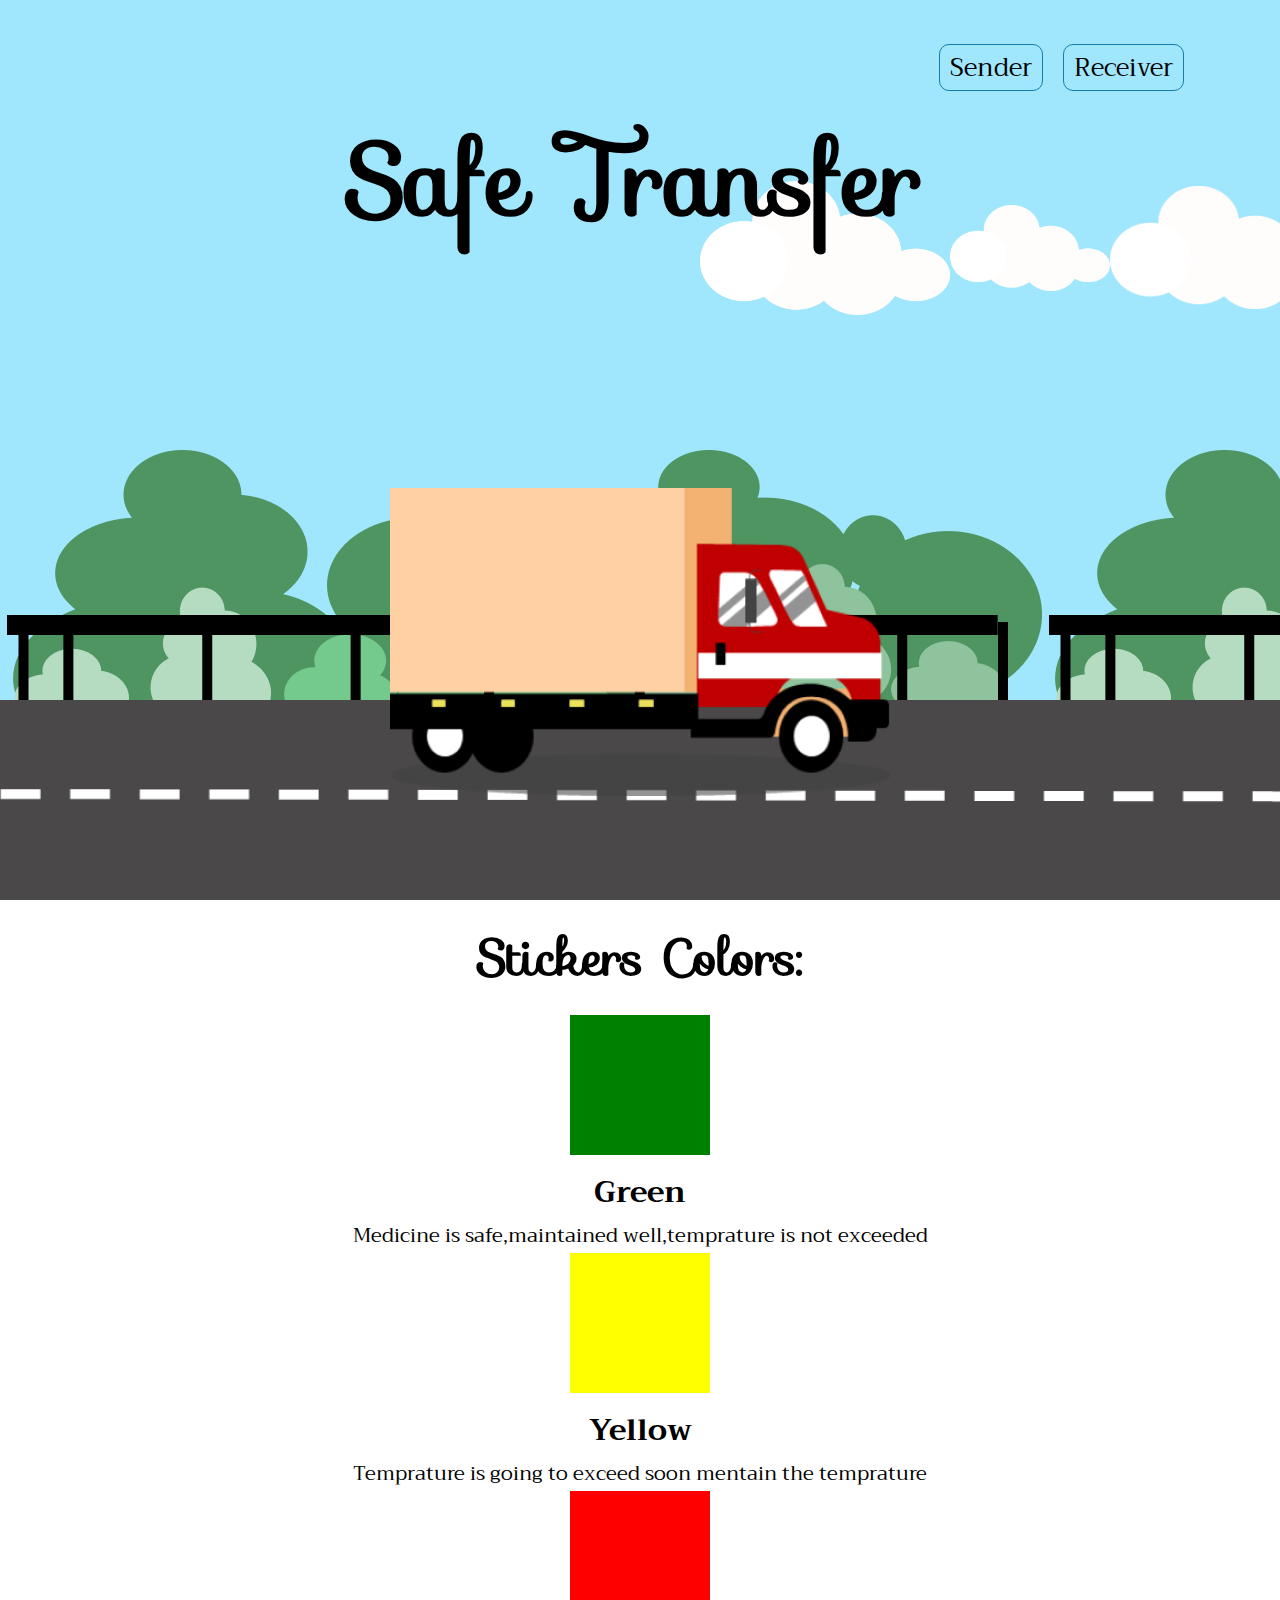
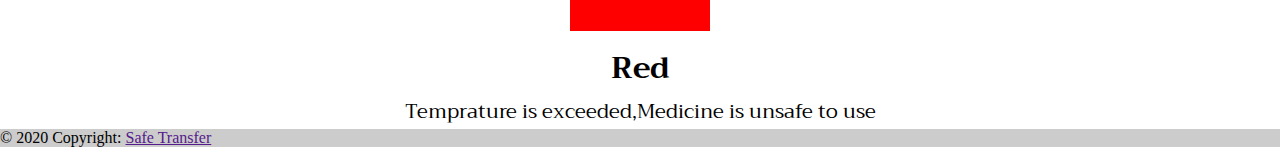
<file: iope3/iope3/index.html>
<!DOCTYPE html>
<html lang="en">
  <!-- CSS only -->
<link href="https://cdn.jsdelivr.net/npm/bootstrap@5.2.0/dist/css/bootstrap.min.css" rel="stylesheet" integrity="sha384-gH2yIJqKdNHPEq0n4Mqa/HGKIhSkIHeL5AyhkYV8i59U5AR6csBvApHHNl/vI1Bx" crossorigin="anonymous">
  <link rel="stylesheet" href="https://fonts.googleapis.com/css?family=Trirong">
  <link rel="stylesheet" href="https://fonts.googleapis.com/css?family=Sofia">
<head>
  <meta charset="UTF-8">
  <meta http-equiv="X-UA-Compatible" content="IE=edge">
  <meta name="viewport" content="width=device-width, initial-scale=1.0">
  <title>Safe Transfer</title>
  <link rel="stylesheet" href="index.css">
</head>
<body>
  <div class="hero">
    <div class="navbar">
      <a href="login.php"><button  class="btn1" >Sender</button></a>
      <a href="rec_login.php"><button  class="btn2" >Receiver</button></a>
    </div>
    <div class="content">
      <h1>Safe Transfer</h1>
    </div>
    <div class="road"></div>
    <div class="tree"></div>
    <div class="truck">
      <img src="truck.png" alt="">
    </div>
    <div class="cloud">
      <img src="cloud.png" alt="">
      <img src="cloud.png" alt="">
      <img src="cloud.png" alt="">
      <img src="cloud.png" alt="">
      <img src="cloud.png" alt="">
      <img src="cloud.png" alt="">
    </div>
  </div>
</div>
<br>
<h2>Stickers Colors:</h2>
<br>
<div class="container marketing">

  <!-- Three columns of text below the carousel -->
  <div class="row">
    <div class="col-lg-4">
      <svg class="bd-placeholder-img rounded-circle" width="140" height="140" xmlns="http://www.w3.org/2000/svg" role="img" aria-label="Placeholder: 140x140" preserveAspectRatio="xMidYMid slice" focusable="false"><title>Placeholder</title><rect width="100%" height="100%" fill="green"></rect></svg>

      <h3 class="fw-normal">Green</h3>
      <p>Medicine is safe,maintained well,temprature is not exceeded</p>
    </div><!-- /.col-lg-4 -->
    <div class="col-lg-4">
      <svg class="bd-placeholder-img rounded-circle" width="140" height="140" xmlns="http://www.w3.org/2000/svg" role="img" aria-label="Placeholder: 140x140" preserveAspectRatio="xMidYMid slice" focusable="false"><title>Placeholder</title><rect width="100%" height="100%" fill="yellow"></rect></svg>

      <h3 class="fw-normal">Yellow</h3>
      <p>Temprature is going to exceed soon mentain the temprature</p>
      
    </div><!-- /.col-lg-4 -->
    <div class="col-lg-4">
      <svg class="bd-placeholder-img rounded-circle" width="140" height="140" xmlns="http://www.w3.org/2000/svg" role="img" aria-label="Placeholder: 140x140" preserveAspectRatio="xMidYMid slice" focusable="false"><title>Placeholder</title><rect width="100%" height="100%" fill="red"></rect></svg>

      <h3 class="fw-normal">Red</h3>
      <p>Temprature is exceeded,Medicine is unsafe to use</p>
      
    </div><!-- /.col-lg-4 -->
  </div><!-- /.row -->
 
  <footer class="bg-dark text-center text-white">
    <!-- Grid container -->
    <div class="container p-4 pb-0">
      <!-- Section: Social media -->
      <section class="mb-4">
        <!-- Facebook -->
        <a class="btn btn-outline-light btn-floating m-1" href="#!" role="button"
          ><i class="fab fa-facebook-f"></i
        ></a>
  
        <!-- Twitter -->
        <a class="btn btn-outline-light btn-floating m-1" href="#!" role="button"
          ><i class="fab fa-twitter"></i
        ></a>
  
        <!-- Google -->
        <a class="btn btn-outline-light btn-floating m-1" href="#!" role="button"
          ><i class="fab fa-google"></i
        ></a>
  
        <!-- Instagram -->
        <a class="btn btn-outline-light btn-floating m-1" href="#!" role="button"
          ><i class="fab fa-instagram"></i
        ></a>
  
        <!-- Linkedin -->
        <a class="btn btn-outline-light btn-floating m-1" href="#!" role="button"
          ><i class="fab fa-linkedin-in"></i
        ></a>
  
        <!-- Github -->
        <a class="btn btn-outline-light btn-floating m-1" href="#!" role="button"
          ><i class="fab fa-github"></i
        ></a>
      </section>
      <!-- Section: Social media -->
    </div>
    <!-- Grid container -->
  
    <!-- Copyright -->
    <div class="text-center p-3" style="background-color: rgba(0, 0, 0, 0.2);">
      © 2020 Copyright:
      <a class="text-white" href="">Safe Transfer</a>
    </div>
    <!-- Copyright -->
  </footer>
</div>
  </body>
</html>
</file>
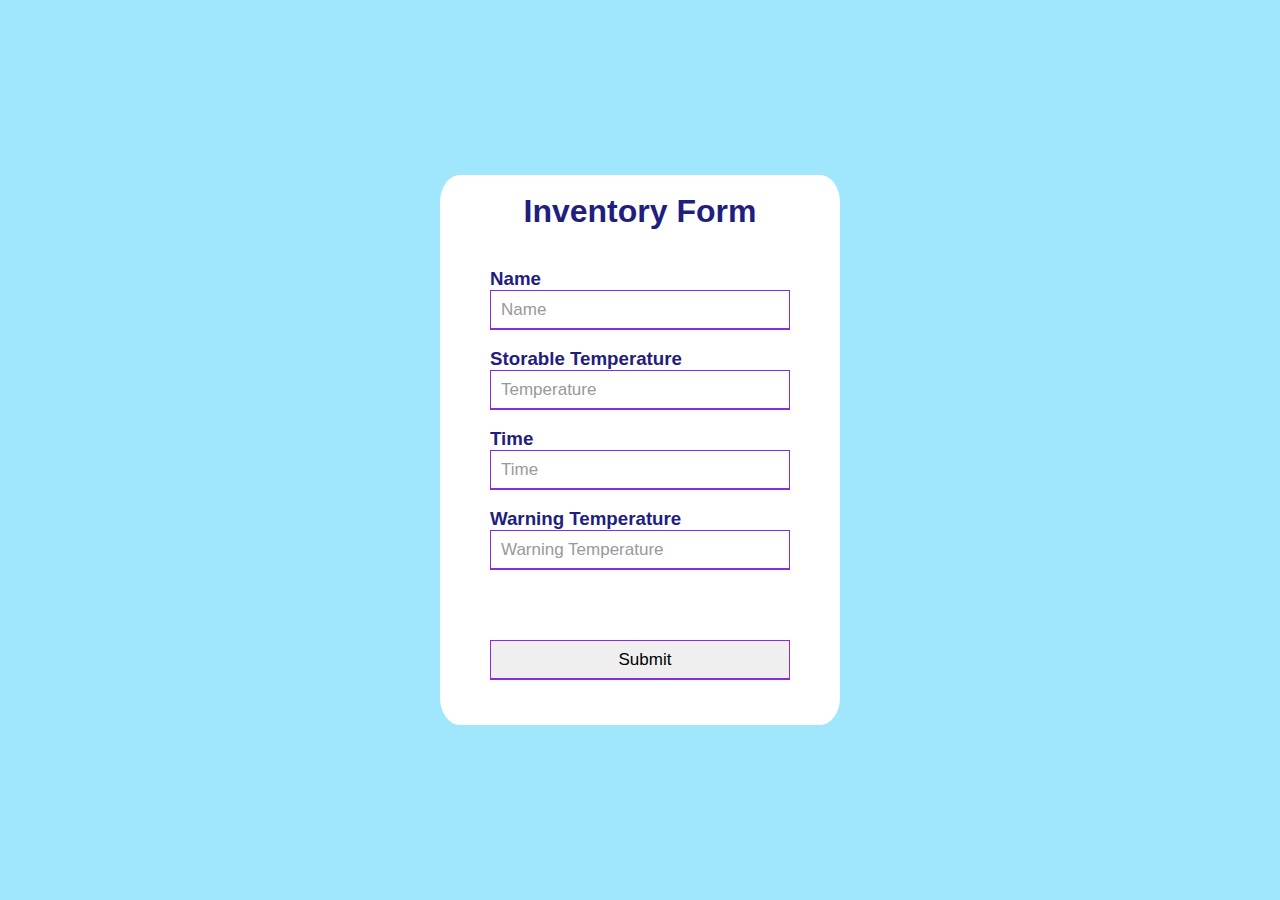
<file: iope3/iope3/inventory.html>
<!DOCTYPE HTML>
<html>
<head>
  <title>Safe Transfer</title>
</head>
<style>
    *{
  margin: 0;
  padding: 0;
  box-sizing: border-box;
  font-family: 'Poppins', sans-serif;
  
}
html,body{
  display: grid;
  height: 100%;
  width: 100%;
  place-items: center;
  background: -webkit-linear-gradient(left, #115cc4, #9b167e);
  background-image: url(skybg.png);
}
.container{
    color: rgb(34, 29, 128);
    background-color: white;
    height:550px;
    width: 400px;
    border-radius: 5%;
}
.out{
    background-color: rgb(255, 255, 255);
    height: 390px;
    width: 320px;
    border-radius: 3%;
    
}
.container form .out input{
    
  height: 40px;
  width: 300px;
  outline: none;
  padding-left: 10px;
  border: 1px solid blueviolet;
  border-bottom-width: 2px;
  font-size: 17px;
  transition: all 0.3s ease;
}
.container form .out select{
    
    height: 40px;
    width: 300px;
    outline: none;
    padding-left: 10px;
    border: 1px solid blueviolet;
    border-bottom-width: 2px;
    font-size: 17px;
    transition: all 0.3s ease;
  }
.container form .out input:focus{
  border-color: #09096e;
  /* box-shadow: inset 0 0 3px #fb6aae; */
}
.container form .out input::placeholder{
  color: #999;
  transition: all 0.3s ease;
}
form .field input:focus::placeholder{
  color: #b3b3b3;
}

</style>
<body>
  <center>
    <div class="container">
        <br>
    <h1>Inventory Form</h1><br>
 <form action="inventory.php" method="POST" class="registartion-form">
    <div class="out">
  <table>
    <tr>
        <br>
        
      <td><h3>Name</h3><input type="text" name="name" required placeholder="Name"></td>
     </tr>
          
   </tr>
   <tr><tr><tr><tr><tr><tr><tr><tr></tr></tr></tr></tr></tr></tr></tr></tr>
   <tr>
     <td><h3>Storable Temperature</h3><input type="text" name="temp" required placeholder="Temperature"></td>
   </tr>
   <tr><tr><tr><tr><tr><tr><tr><tr></tr></tr></tr></tr></tr></tr></tr></tr>
   <tr>
    <td><h3>Time</h3><input type="text" name="time" required placeholder="Time"></td>
   </tr>
   <tr><tr><tr><tr><tr><tr><tr><tr></tr></tr></tr></tr></tr></tr></tr></tr>
   <tr>
    <td>
      <h3>Warning Temperature</h3>
     <input type="text" name="wtemp" placeholder="Warning Temperature" required>
    </td>
   </tr><tr><tr><tr><tr><tr><tr><tr><tr></tr></tr></tr></tr></tr></tr></tr></tr>
   <td>
    
  </td>
   <tr><tr><tr><tr><tr><tr><tr><tr></tr></tr></tr></tr></tr></tr></tr></tr>
   <tr><tr><tr><tr><tr><tr><tr><tr></tr></tr></tr></tr></tr></tr></tr></tr>
   <tr><tr><tr><tr><tr><tr><tr><tr></tr></tr></tr></tr></tr></tr></tr></tr>
   <tr>
   </tr>
   <tr>
    <td colspan="2"><input id="myBtn" type="submit" class="submit"/></td>
   </tr>
  </table>
</div>
 </form>
</div>
</center>
</body>
</html>
</file>
<file: iope3/iope3/index.css>
*
{
  margin: 0;
  padding: 0;
}
* {
  box-sizing: border-box;
}
.hero
{
  height: 100vh;
  width: 100%;
  background-image: url(skybg.png);
  background-size: cover;
  background-position: center;
  position: relative;
  overflow-x: hidden;
}
body{
  background-color: #ffffff;
}

.navbar{
  width: 85%;
  height: 15%;
  margin: auto;
  display:flex;
  align-items:center;
  justify-content:end;

}
.content{
  color: #000;
  position: absolute;
  top: 20%;
  transform: translateX(60%);

  z-index: 2;
}
h1{
  font-size: 100px;
  margin: -10px 0 30px;
  line-height: 20px;
  font-family: "Sofia", sans-serif;
}

button {
  transition: all .5s ease;
  color: rgb(0, 0, 0);
  border: 1px solid rgb(22, 124, 172);
  font-family:"Trirong", serif;
  text-align: center;
  line-height: 1;
  font-size: 25px;
  background-color : transparent;
  padding: 10px;
  outline: none;
  border-radius: 10px;
}
.btn1{
  margin-right: 20px;
}
button:hover {
  color: #9cc7f1;
  background-color: rgb(0, 0, 0);
}
.road{
  height: 200px;
  width: 500%;
  display: block;
  background-image: url(road\ \(2\).png);
  position: absolute;
  bottom: 0;
  left: 0;
  right: 0;
  z-index: 1;
  background-repeat: repeat-x;
  animation: road 10s linear infinite;

}
@keyframes road
{
  100%{
    transform: translateX(-3400px);
  }
}
.tree
{
  height: 250px;
  width: 500%;
  background-image: url(new.png);
  position: absolute;
  bottom: 200px;
  left: 0;
  right: 0;
  display: block;
  z-index: 1;
  background-repeat: repeat-x;
  animation:tree 20s linear infinite;
}
@keyframes tree{
  100%{
    transform: translateX(-1400px);
  }
}
.truck{
  width: 500px;
  left: 50%;
  bottom: 100px;
  transform: translateX(-50%);
  position: absolute;
  z-index: 2;
}
.truck img{
  width: 100%;
  animation: truck 1s linear infinite;
}
@keyframes truck
{
  100%{
    transform: translateY(-1px);
  }
  50%{
    transform: translateY(4px);
  }
  0%{
    transform: translateY(-1px);
  }
  }
.cloud img{
  width: 500px;
  animation: cloud 7s linear infinite;
}
.cloud{
  width: 100%;
  display: flex;
  align-items: center;
  justify-content: space-around;
  position: absolute;
  right: -700px;
}
@keyframes cloud {
  100%{
    transform: translateX(-3000px);
  }
}
.cloud img:nth-child(1){
  animation-delay: 2s;
  width: 250px;
}
.cloud img:nth-child(2){
  animation-delay: 1s;
  width: 160px;
}
.cloud img:nth-child(3){
  animation-delay: 3s;
  width: 230px;
}
.cloud img:nth-child(4){
  animation-delay: 4.5s;
  width: 420px;
}
.cloud img:nth-child(5){
  animation-delay: 7s;
  width: 120px;
}
.cloud img:nth-child(6){
  animation-delay: 7.5s;
  width: 320px;
}
h2{
  text-align: center;
  color: rgb(0, 0, 0);
  font-family:"Sofia", sans-serif ;
  font-size: 50px;
}
h3{
  font-size: 30px;
}
.row{
  text-align: center;
  color: rgb(0, 0, 0);
  font-family: "Trirong", serif;
  font-size: 20px;
  overflow: hidden;
}
</file>
